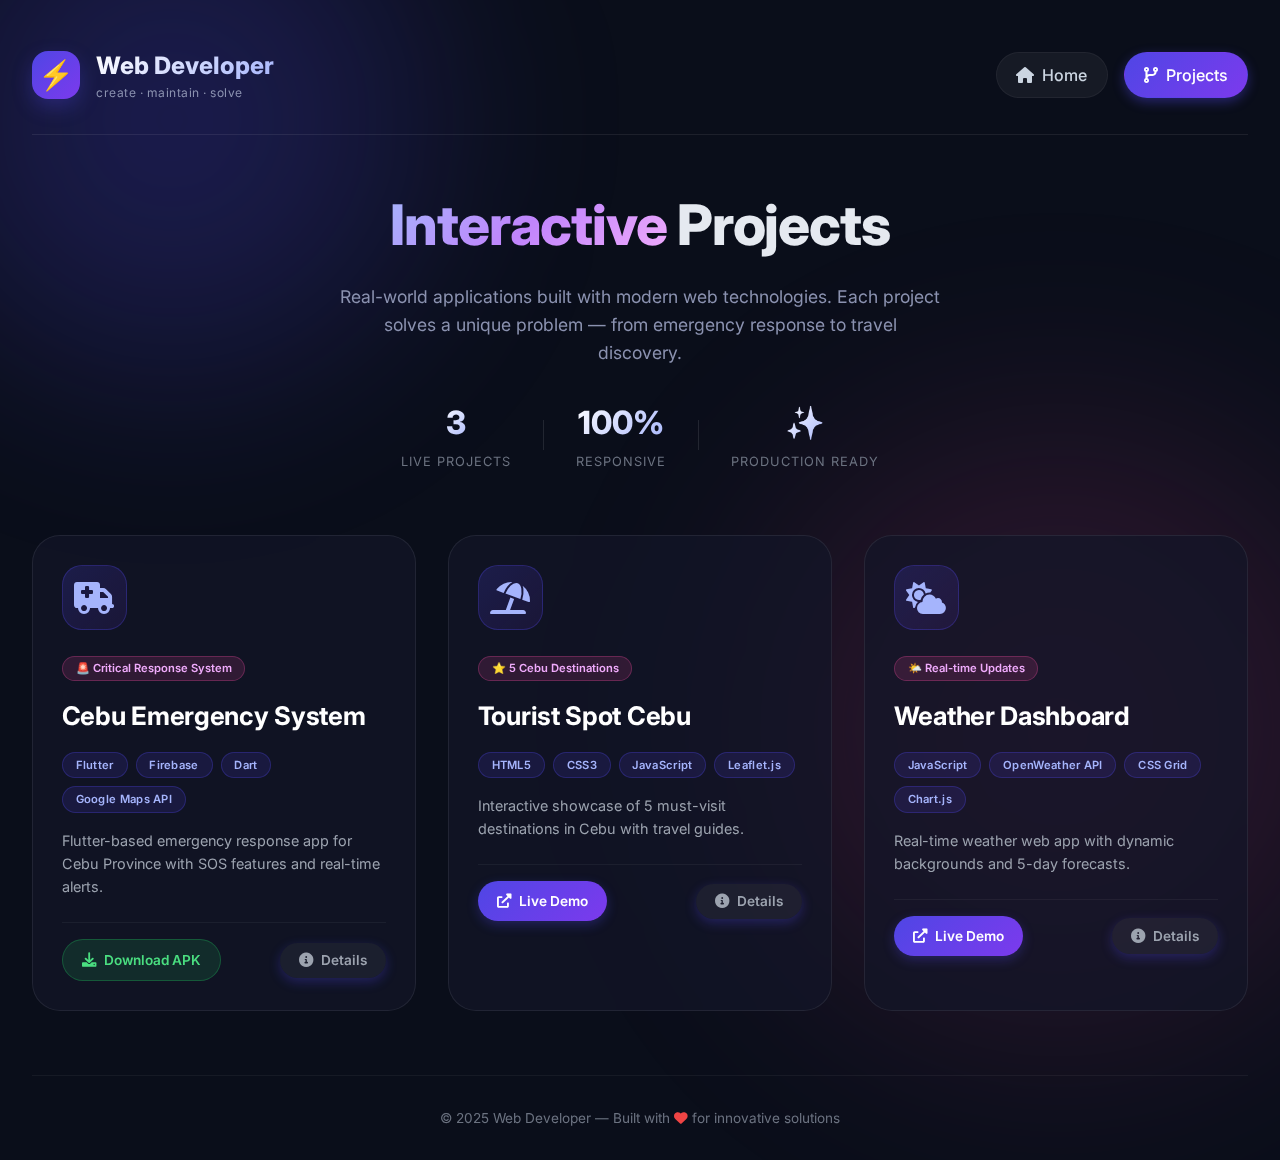
<file: projects.html>
<!-- projects.html -->
<!DOCTYPE html>
<html lang="en">
<head>
    <meta charset="UTF-8">
    <meta name="viewport" content="width=device-width, initial-scale=1.0, viewport-fit=cover">
    <title>Projects | Web Developer Portfolio</title>
    <link rel="preconnect" href="https://fonts.googleapis.com">
    <link rel="preconnect" href="https://fonts.gstatic.com" crossorigin>
    <link href="https://fonts.googleapis.com/css2?family=Inter:opsz,wght@14..32,300;14..32,400;14..32,500;14..32,600;14..32,700;14..32,800;14..32,900&display=swap" rel="stylesheet">
    <link rel="stylesheet" href="https://cdnjs.cloudflare.com/ajax/libs/font-awesome/6.0.0-beta3/css/all.min.css">
    <link rel="stylesheet" href="css/projects.css">
</head>
<body>
    <!-- Animated gradient background -->
    <div class="bg-orb"></div>
    <div class="bg-orb2"></div>

    <div class="container">
        <!-- Header / Navigation -->
        <header class="header">
            <div class="logo-wrapper">
                <div class="logo-icon">⚡</div>
                <div class="logo-text">
                    <span class="logo-name">Web Developer</span>
                    <span class="logo-tagline">create · maintain · solve</span>
                </div>
            </div>
            <nav class="nav">
                <a href="index.html" class="nav-link home-link">
                    <i class="fas fa-home"></i>
                    <span>Home</span>
                </a>
                <a href="#" class="nav-link active">
                    <i class="fas fa-code-branch"></i>
                    <span>Projects</span>
                </a>
            </nav>
        </header>

        <!-- Hero Section -->
        <section class="hero">
            <h1 class="hero-title">
                <span class="hero-gradient">Interactive</span> Projects
            </h1>
            <p class="hero-subtitle">
                Real-world applications built with modern web technologies.
                Each project solves a unique problem — from emergency response to travel discovery.
            </p>
            <div class="hero-stats">
                <div class="stat">
                    <span class="stat-number">3</span>
                    <span class="stat-label">Live Projects</span>
                </div>
                <div class="stat-divider"></div>
                <div class="stat">
                    <span class="stat-number">100%</span>
                    <span class="stat-label">Responsive</span>
                </div>
                <div class="stat-divider"></div>
                <div class="stat">
                    <span class="stat-number">✨</span>
                    <span class="stat-label">Production Ready</span>
                </div>
            </div>
        </section>

        <!-- Projects Grid -->
        <div class="projects-grid" id="projectsGrid"></div>

        <!-- Footer -->
        <footer class="footer">
            <p>© 2025 Web Developer — Built with <i class="fas fa-heart" style="color: #ef4444;"></i> for innovative solutions</p>
        </footer>
    </div>

    <script src="js/projects.js"></script>
</body>
</html>
</file>
<file: css/projects.css>
/* projects.css */
* {
    margin: 0;
    padding: 0;
    box-sizing: border-box;
}

body {
    font-family: 'Inter', sans-serif;
    background: #0a0e1a;
    color: #e5e9f0;
    line-height: 1.5;
    min-height: 100vh;
    overflow-x: hidden;
}

/* Animated Background Orbs */
.bg-orb {
    position: fixed;
    top: -20%;
    left: -10%;
    width: 600px;
    height: 600px;
    background: radial-gradient(circle, rgba(79, 70, 229, 0.3), rgba(79, 70, 229, 0));
    border-radius: 50%;
    filter: blur(80px);
    z-index: -2;
    animation: float 20s ease-in-out infinite;
}

.bg-orb2 {
    position: fixed;
    bottom: -20%;
    right: -10%;
    width: 700px;
    height: 700px;
    background: radial-gradient(circle, rgba(236, 72, 153, 0.2), rgba(236, 72, 153, 0));
    border-radius: 50%;
    filter: blur(100px);
    z-index: -2;
    animation: float2 25s ease-in-out infinite;
}

@keyframes float {
    0%, 100% { transform: translate(0, 0) scale(1); }
    50% { transform: translate(40px, 30px) scale(1.05); }
}

@keyframes float2 {
    0%, 100% { transform: translate(0, 0) scale(1); }
    50% { transform: translate(-50px, -40px) scale(1.08); }
}

.container {
    max-width: 1400px;
    margin: 0 auto;
    padding: 2rem 2rem 0;
    position: relative;
}

/* Header Styles */
.header {
    display: flex;
    justify-content: space-between;
    align-items: center;
    padding: 1rem 0 2rem;
    border-bottom: 1px solid rgba(255, 255, 255, 0.08);
    margin-bottom: 3rem;
    flex-wrap: wrap;
    gap: 1rem;
}

.logo-wrapper {
    display: flex;
    align-items: center;
    gap: 1rem;
}

.logo-icon {
    width: 48px;
    height: 48px;
    background: linear-gradient(135deg, #4f46e5, #7c3aed);
    border-radius: 16px;
    display: flex;
    align-items: center;
    justify-content: center;
    font-size: 1.8rem;
    box-shadow: 0 8px 20px rgba(79, 70, 229, 0.3);
}

.logo-text {
    display: flex;
    flex-direction: column;
}

.logo-name {
    font-size: 1.5rem;
    font-weight: 800;
    background: linear-gradient(135deg, #fff, #a5b4fc);
    background-clip: text;
    -webkit-background-clip: text;
    color: transparent;
}

.logo-tagline {
    font-size: 0.75rem;
    color: #8b92b0;
    letter-spacing: 0.5px;
}

.nav {
    display: flex;
    gap: 1rem;
}

.nav-link {
    display: flex;
    align-items: center;
    gap: 0.5rem;
    padding: 0.6rem 1.2rem;
    background: rgba(255, 255, 255, 0.03);
    border-radius: 50px;
    text-decoration: none;
    color: #cbd5e1;
    font-weight: 500;
    transition: all 0.3s ease;
    border: 1px solid rgba(255, 255, 255, 0.05);
}

.nav-link:hover {
    background: rgba(79, 70, 229, 0.2);
    color: white;
    border-color: rgba(79, 70, 229, 0.5);
    transform: translateY(-2px);
}

.nav-link.active {
    background: linear-gradient(135deg, #4f46e5, #7c3aed);
    color: white;
    border-color: transparent;
    box-shadow: 0 4px 12px rgba(79, 70, 229, 0.4);
}

.home-link {
    background: rgba(255, 255, 255, 0.05);
}

/* Hero Section */
.hero {
    text-align: center;
    margin-bottom: 4rem;
}

.hero-title {
    font-size: 3.5rem;
    font-weight: 800;
    margin-bottom: 1rem;
    letter-spacing: -0.02em;
}

.hero-gradient {
    background: linear-gradient(135deg, #a5b4fc, #c084fc, #f0abfc);
    background-clip: text;
    -webkit-background-clip: text;
    color: transparent;
}

.hero-subtitle {
    font-size: 1.1rem;
    color: #8b92b0;
    max-width: 600px;
    margin: 0 auto 2rem;
    line-height: 1.6;
}

.hero-stats {
    display: flex;
    justify-content: center;
    align-items: center;
    gap: 2rem;
    flex-wrap: wrap;
}

.stat {
    display: flex;
    flex-direction: column;
    align-items: center;
    gap: 0.3rem;
}

.stat-number {
    font-size: 2rem;
    font-weight: 800;
    background: linear-gradient(135deg, #fff, #a5b4fc);
    background-clip: text;
    -webkit-background-clip: text;
    color: transparent;
}

.stat-label {
    font-size: 0.8rem;
    color: #6b7280;
    text-transform: uppercase;
    letter-spacing: 1px;
}

.stat-divider {
    width: 1px;
    height: 30px;
    background: rgba(255, 255, 255, 0.1);
}

/* Projects Grid */
.projects-grid {
    display: grid;
    grid-template-columns: repeat(auto-fit, minmax(350px, 1fr));
    gap: 2rem;
    margin: 3rem 0 4rem;
}

/* Project Card */
.project-card {
    background: rgba(18, 22, 40, 0.7);
    backdrop-filter: blur(10px);
    border-radius: 28px;
    padding: 1.8rem;
    transition: all 0.4s cubic-bezier(0.2, 0.9, 0.4, 1.1);
    border: 1px solid rgba(255, 255, 255, 0.08);
    position: relative;
    overflow: hidden;
}

.project-card::before {
    content: '';
    position: absolute;
    top: 0;
    left: 0;
    right: 0;
    height: 3px;
    background: linear-gradient(90deg, #4f46e5, #c084fc, #4f46e5);
    transform: scaleX(0);
    transition: transform 0.4s ease;
}

.project-card:hover::before {
    transform: scaleX(1);
}

.project-card:hover {
    transform: translateY(-8px);
    border-color: rgba(79, 70, 229, 0.3);
    background: rgba(22, 26, 48, 0.8);
    box-shadow: 0 20px 40px rgba(0, 0, 0, 0.3);
}

/* Card Icon */
.card-icon {
    width: 65px;
    height: 65px;
    background: linear-gradient(135deg, rgba(79, 70, 229, 0.2), rgba(124, 58, 237, 0.1));
    border-radius: 20px;
    display: flex;
    align-items: center;
    justify-content: center;
    margin-bottom: 1.5rem;
    font-size: 2rem;
    border: 1px solid rgba(79, 70, 229, 0.3);
}

/* Card Title */
.project-card h3 {
    font-size: 1.6rem;
    font-weight: 700;
    margin-bottom: 0.75rem;
    color: white;
    letter-spacing: -0.3px;
}

/* Tech Stack */
.project-tech {
    display: flex;
    flex-wrap: wrap;
    gap: 0.5rem;
    margin: 1rem 0;
}

.tech-badge {
    background: rgba(79, 70, 229, 0.15);
    padding: 0.25rem 0.8rem;
    border-radius: 30px;
    font-size: 0.7rem;
    font-weight: 600;
    color: #a5b4fc;
    border: 1px solid rgba(79, 70, 229, 0.3);
    letter-spacing: 0.3px;
}

/* Description */
.project-description {
    color: #9ca3af;
    margin: 1rem 0;
    line-height: 1.6;
    font-size: 0.9rem;
}

/* Highlight Tag */
.project-highlight {
    display: inline-block;
    background: rgba(236, 72, 153, 0.15);
    color: #f0abfc;
    padding: 0.2rem 0.8rem;
    border-radius: 30px;
    font-size: 0.7rem;
    font-weight: 600;
    margin-bottom: 1rem;
    border: 1px solid rgba(236, 72, 153, 0.3);
}

/* Card Footer */
.card-footer {
    display: flex;
    justify-content: space-between;
    align-items: center;
    margin-top: 1.5rem;
    padding-top: 1rem;
    border-top: 1px solid rgba(255, 255, 255, 0.05);
    gap: 0.8rem;
    flex-wrap: wrap;
}

/* Buttons */
.btn-demo, .btn-download {
    display: inline-flex;
    align-items: center;
    gap: 0.5rem;
    padding: 0.6rem 1.2rem;
    border-radius: 40px;
    font-size: 0.85rem;
    font-weight: 600;
    text-decoration: none;
    transition: all 0.3s ease;
    cursor: pointer;
    border: none;
    font-family: 'Inter', sans-serif;
}

.btn-demo {
    background: linear-gradient(135deg, #4f46e5, #7c3aed);
    color: white;
    box-shadow: 0 4px 12px rgba(79, 70, 229, 0.3);
}

.btn-demo:hover {
    transform: translateY(-2px);
    box-shadow: 0 6px 20px rgba(79, 70, 229, 0.5);
    gap: 0.7rem;
}

.btn-download {
    background: rgba(34, 197, 94, 0.15);
    color: #4ade80;
    border: 1px solid rgba(34, 197, 94, 0.3);
}

.btn-download:hover {
    background: rgba(34, 197, 94, 0.25);
    transform: translateY(-2px);
    gap: 0.7rem;
}

.btn-download i, .btn-demo i {
    font-size: 0.9rem;
}

/* Footer */
.footer {
    text-align: center;
    padding: 2rem 0;
    border-top: 1px solid rgba(255, 255, 255, 0.05);
    margin-top: 2rem;
    color: #6b7280;
    font-size: 0.85rem;
}

/* Responsive Design */
@media (max-width: 768px) {
    .container {
        padding: 1rem 1.5rem 0;
    }
    
    .hero-title {
        font-size: 2.2rem;
    }
    
    .hero-subtitle {
        font-size: 1rem;
        padding: 0 1rem;
    }
    
    .projects-grid {
        grid-template-columns: 1fr;
        gap: 1.5rem;
    }
    
    .header {
        flex-direction: column;
        text-align: center;
    }
    
    .hero-stats {
        gap: 1rem;
    }
    
    .stat-number {
        font-size: 1.5rem;
    }
    
    .project-card h3 {
        font-size: 1.4rem;
    }
}

@media (max-width: 480px) {
    .card-footer {
        flex-direction: column;
        align-items: stretch;
    }
    
    .btn-demo, .btn-download {
        justify-content: center;
    }
}
</file>
